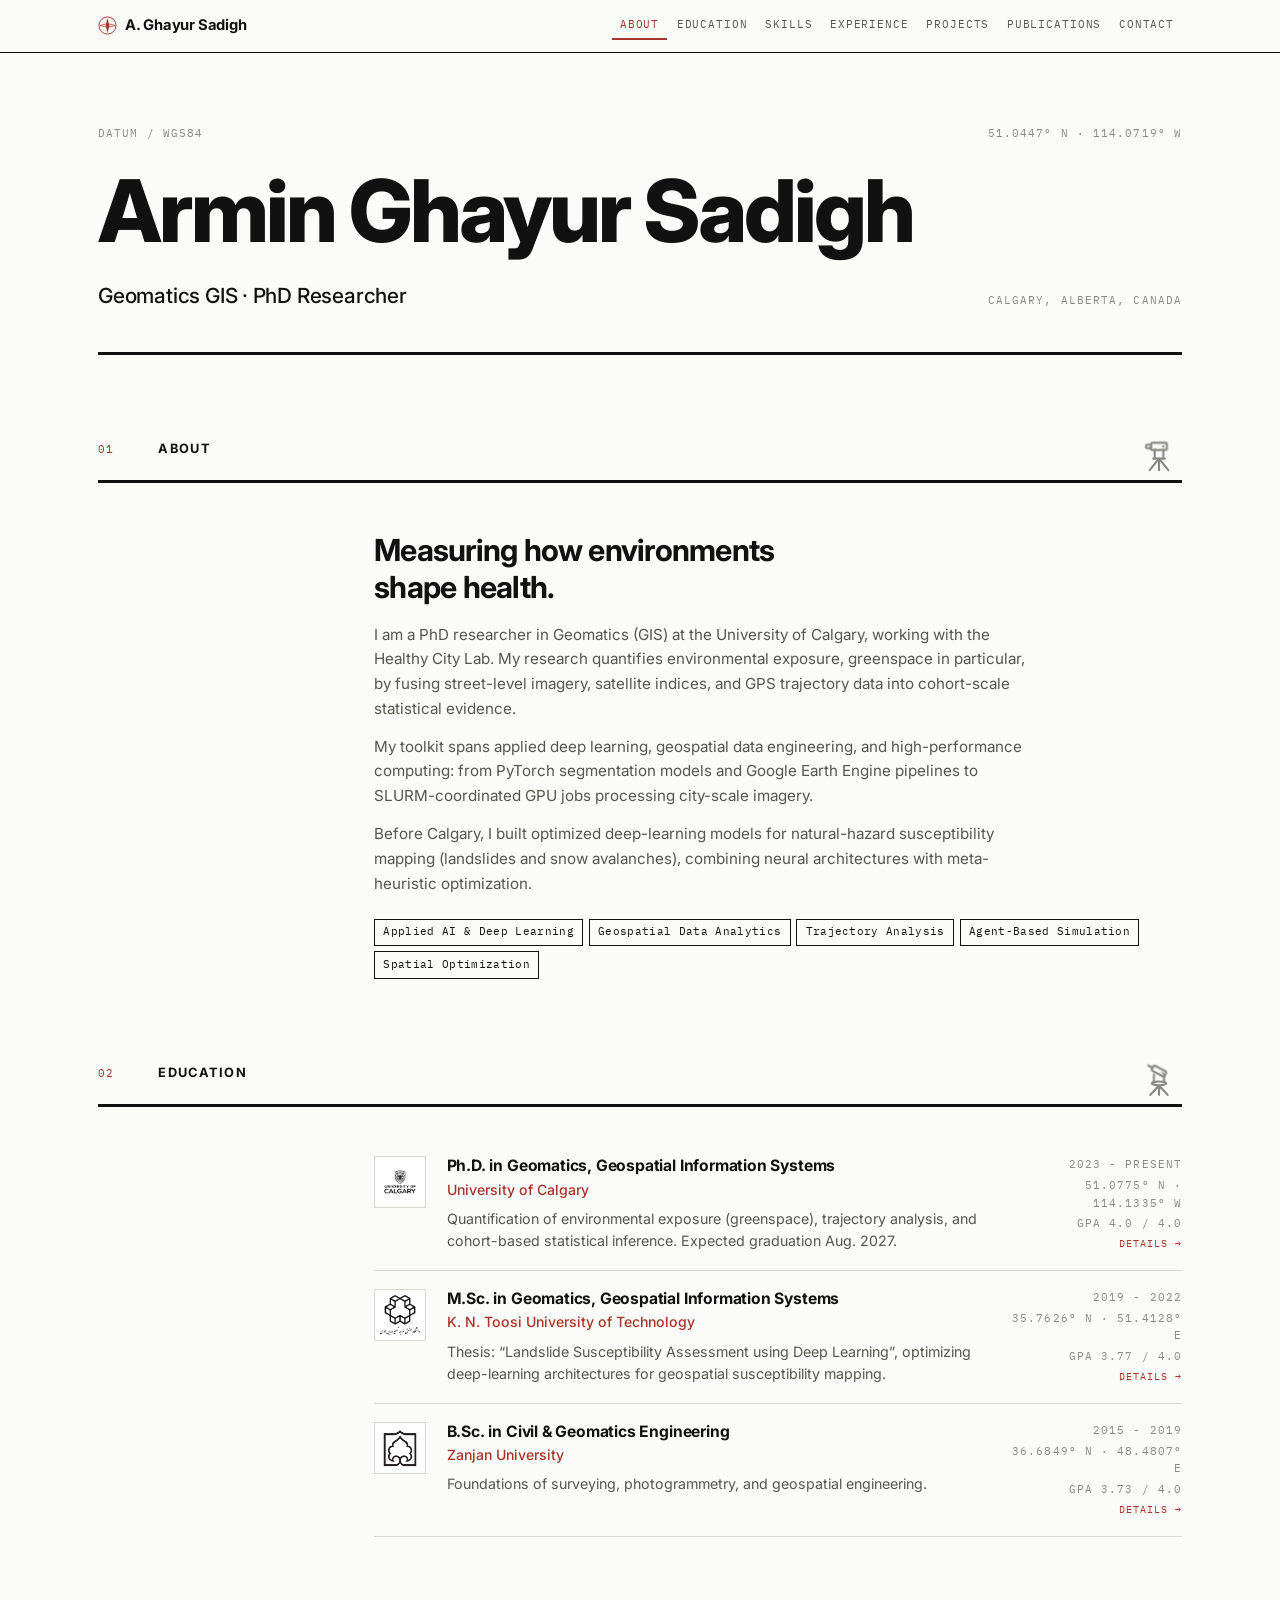
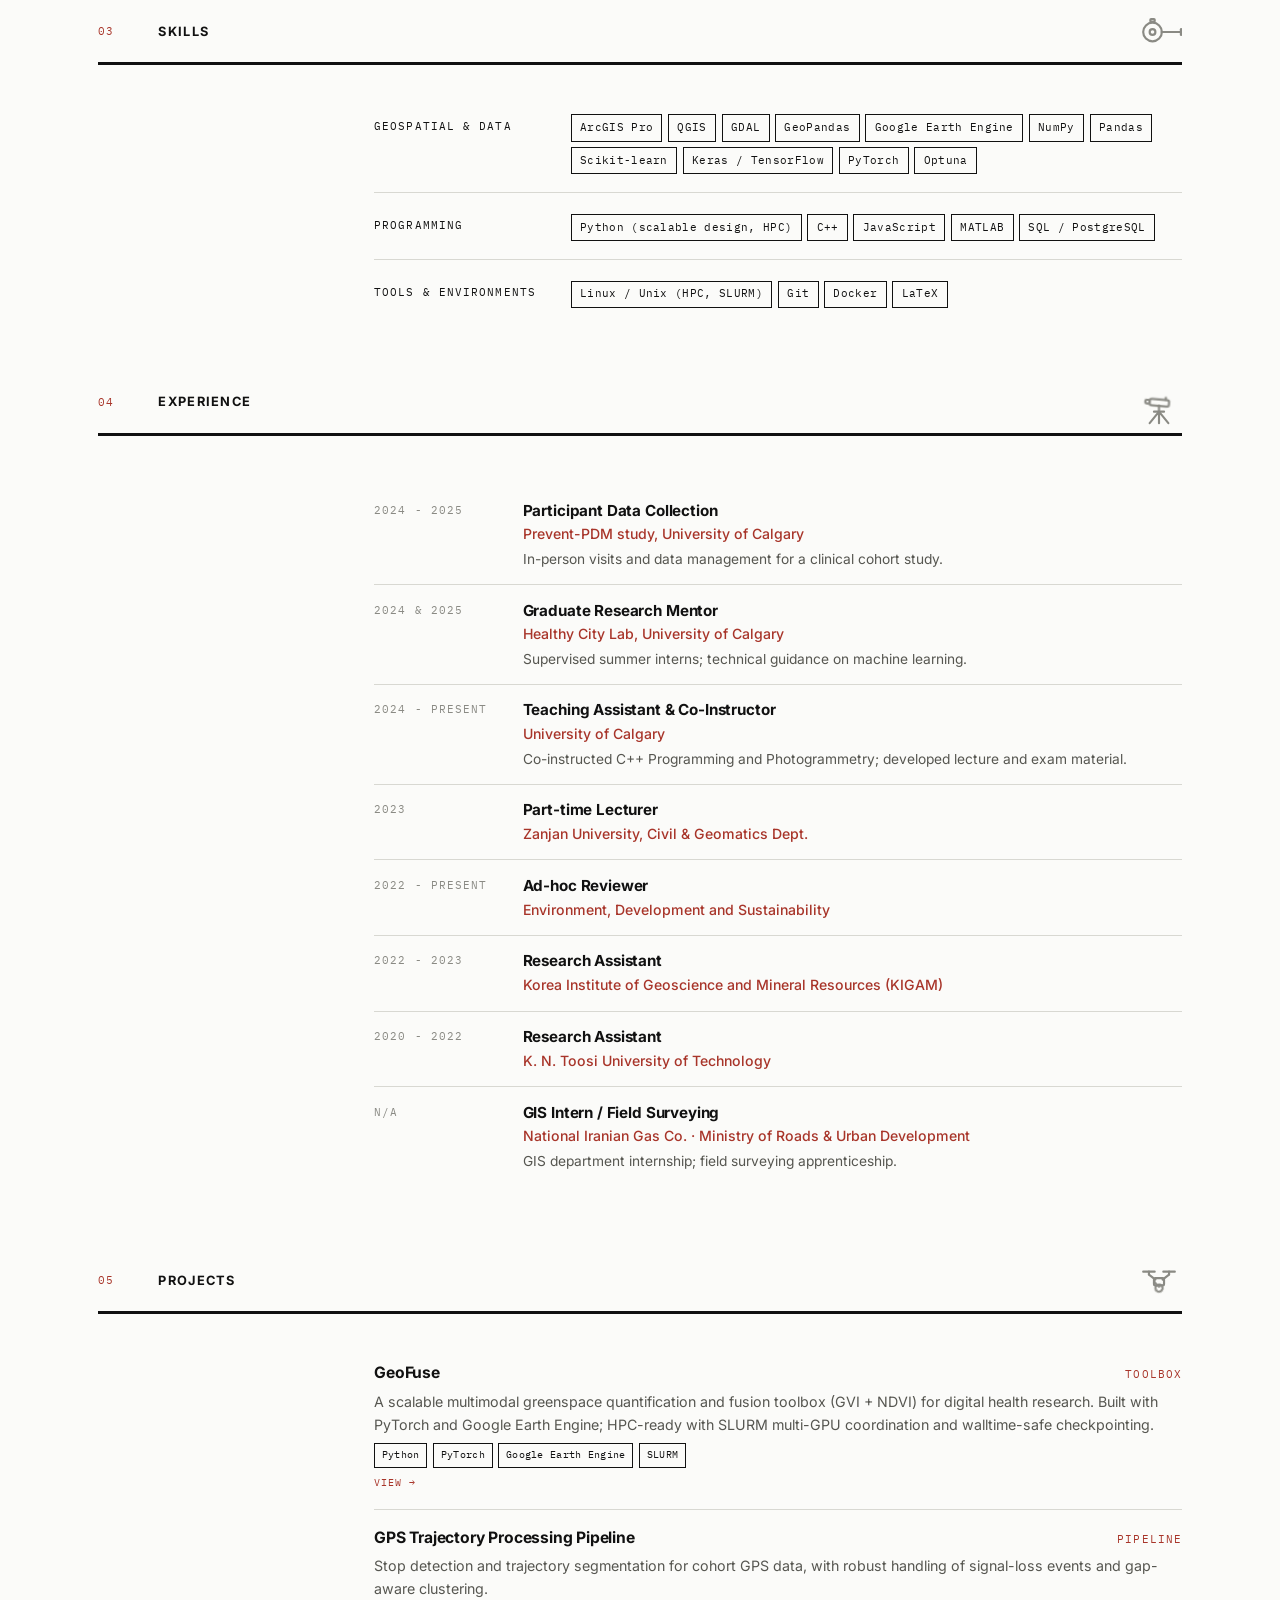
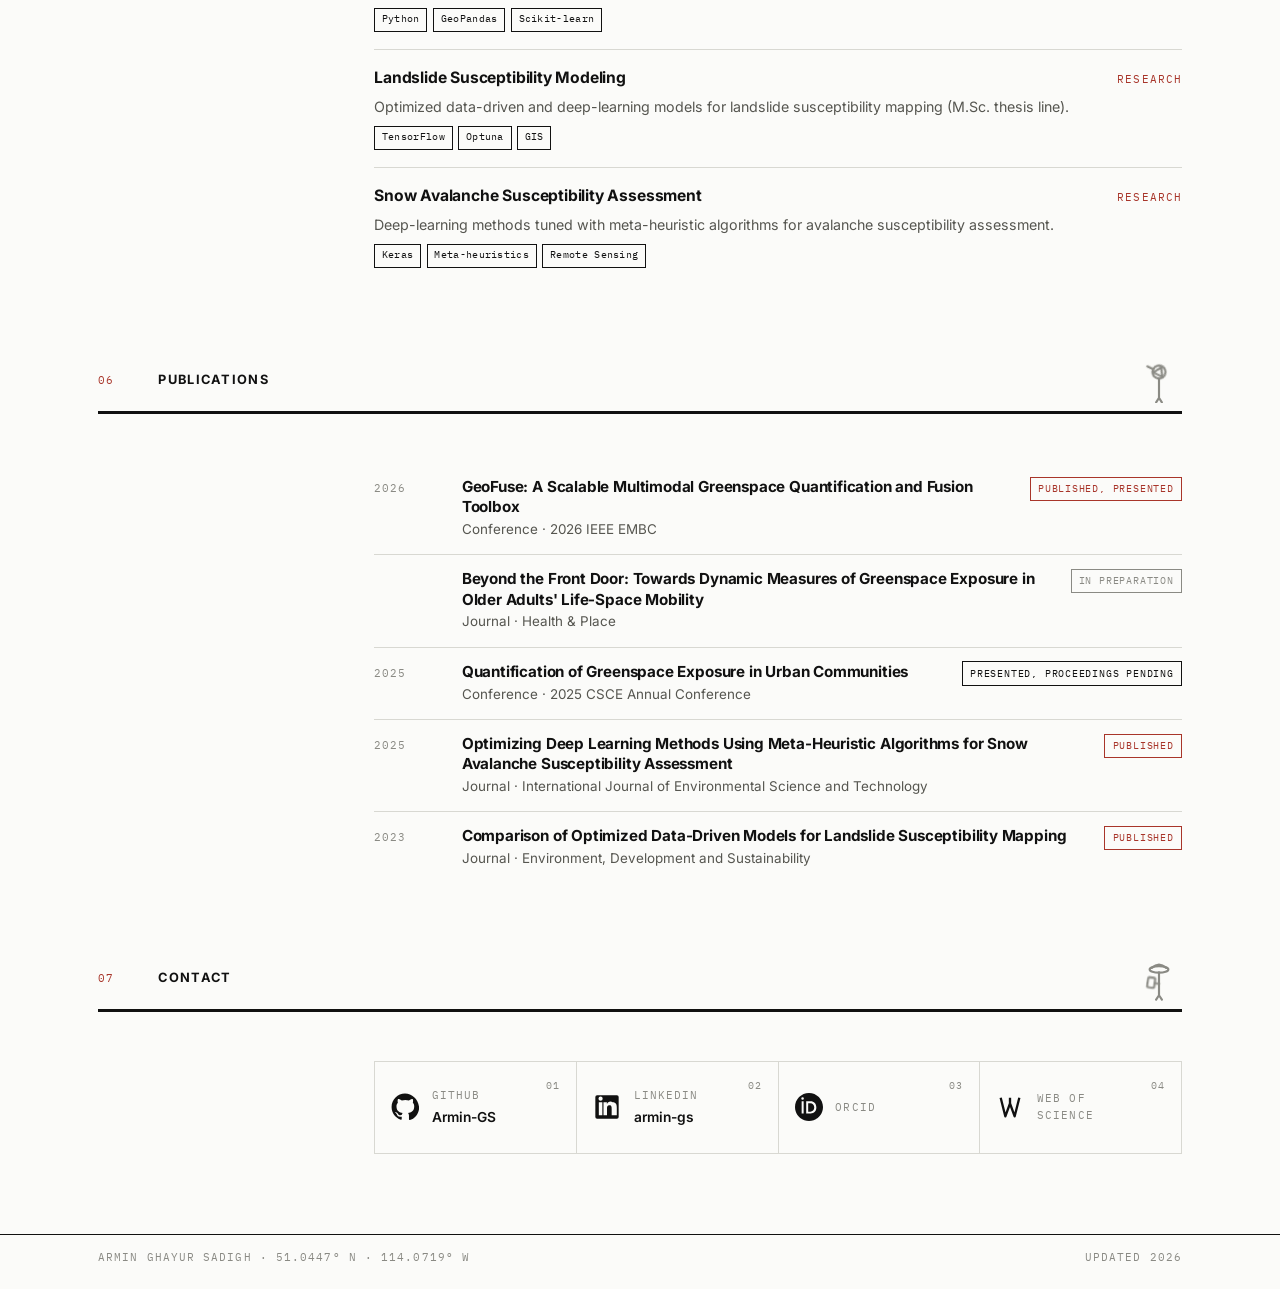
<file: index.html>
<!DOCTYPE html>
<html lang="en">
<head>
  <meta charset="UTF-8">
  <meta name="viewport" content="width=device-width, initial-scale=1.0">
  <title>Armin Ghayur Sadigh · Geomatics & GIS</title>
  <meta name="description" content="Armin Ghayur Sadigh, PhD researcher in Geomatics (GIS) at the University of Calgary. Greenspace exposure quantification, trajectory analysis, applied deep learning.">
  <link rel="preconnect" href="https://fonts.googleapis.com">
  <link rel="preconnect" href="https://fonts.gstatic.com" crossorigin>
  <link href="https://fonts.googleapis.com/css2?family=IBM+Plex+Mono:wght@400;500&family=Inter:wght@400;500;600;700;800&display=swap" rel="stylesheet">
  <link rel="stylesheet" href="css/style.css">
</head>
<body id="page-index">
  <header id="site-header"></header>

  <main>
    <section id="hero"></section>

    <section class="section" id="about">
      <div class="section-marker">
        <span class="mono-label">01</span>
        <h2>About</h2>
      </div>
      <div id="about-body"></div>
    </section>

    <section class="section" id="education">
      <div class="section-marker">
        <span class="mono-label">02</span>
        <h2>Education</h2>
      </div>
      <div id="education-body"></div>
    </section>

    <section class="section" id="skills">
      <div class="section-marker">
        <span class="mono-label">03</span>
        <h2>Skills</h2>
      </div>
      <div id="skills-body"></div>
    </section>

    <section class="section" id="experience">
      <div class="section-marker">
        <span class="mono-label">04</span>
        <h2>Experience</h2>
      </div>
      <div id="experience-body"></div>
    </section>

    <section class="section" id="projects">
      <div class="section-marker">
        <span class="mono-label">05</span>
        <h2>Projects</h2>
      </div>
      <div id="projects-body"></div>
    </section>

    <section class="section" id="publications">
      <div class="section-marker">
        <span class="mono-label">06</span>
        <h2>Publications</h2>
      </div>
      <div id="publications-body"></div>
    </section>

    <section class="section" id="contact">
      <div class="section-marker">
        <span class="mono-label">07</span>
        <h2>Contact</h2>
      </div>
      <div id="contact-body"></div>
    </section>
  </main>

  <footer id="site-footer"></footer>

  <script src="js/data.js"></script>
  <script src="js/render.js"></script>
</body>
</html>
</file>
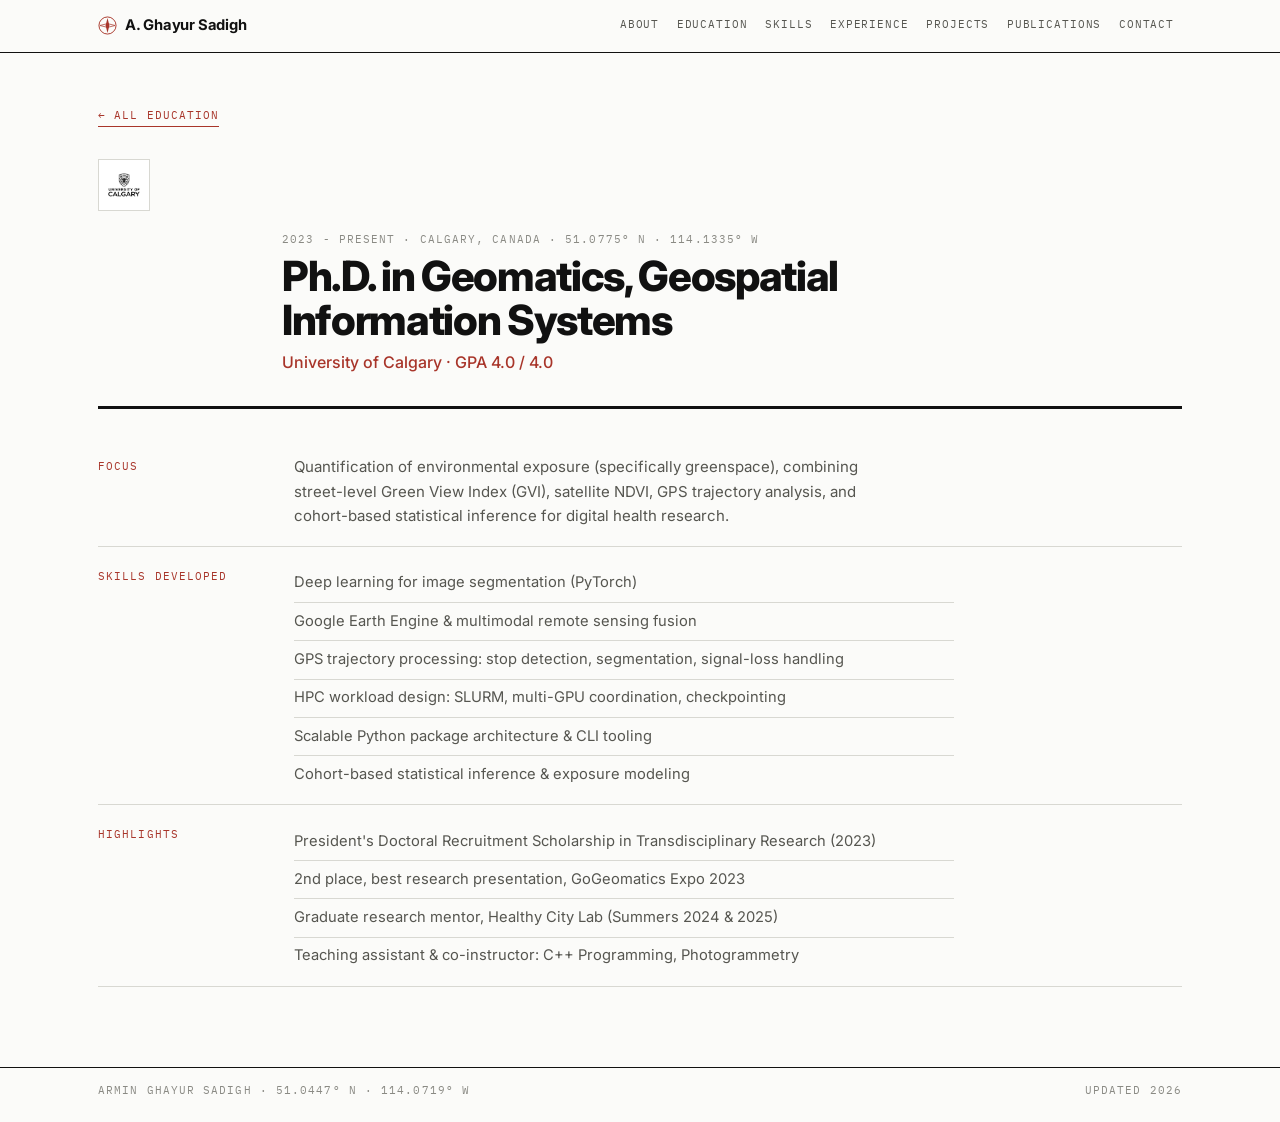
<file: education.html>
<!DOCTYPE html>
<html lang="en">
<head>
  <meta charset="UTF-8">
  <meta name="viewport" content="width=device-width, initial-scale=1.0">
  <title>Education · Armin Ghayur Sadigh</title>
  <link rel="preconnect" href="https://fonts.googleapis.com">
  <link rel="preconnect" href="https://fonts.gstatic.com" crossorigin>
  <link href="https://fonts.googleapis.com/css2?family=IBM+Plex+Mono:wght@400;500&family=Inter:wght@400;500;600;700;800&display=swap" rel="stylesheet">
  <link rel="stylesheet" href="css/style.css">
</head>
<body id="page-education">
  <header id="site-header"></header>
  <main class="detail-main">
    <div id="detail-body"></div>
  </main>
  <footer id="site-footer"></footer>
  <script src="js/data.js"></script>
  <script src="js/render.js"></script>
</body>
</html>
</file>
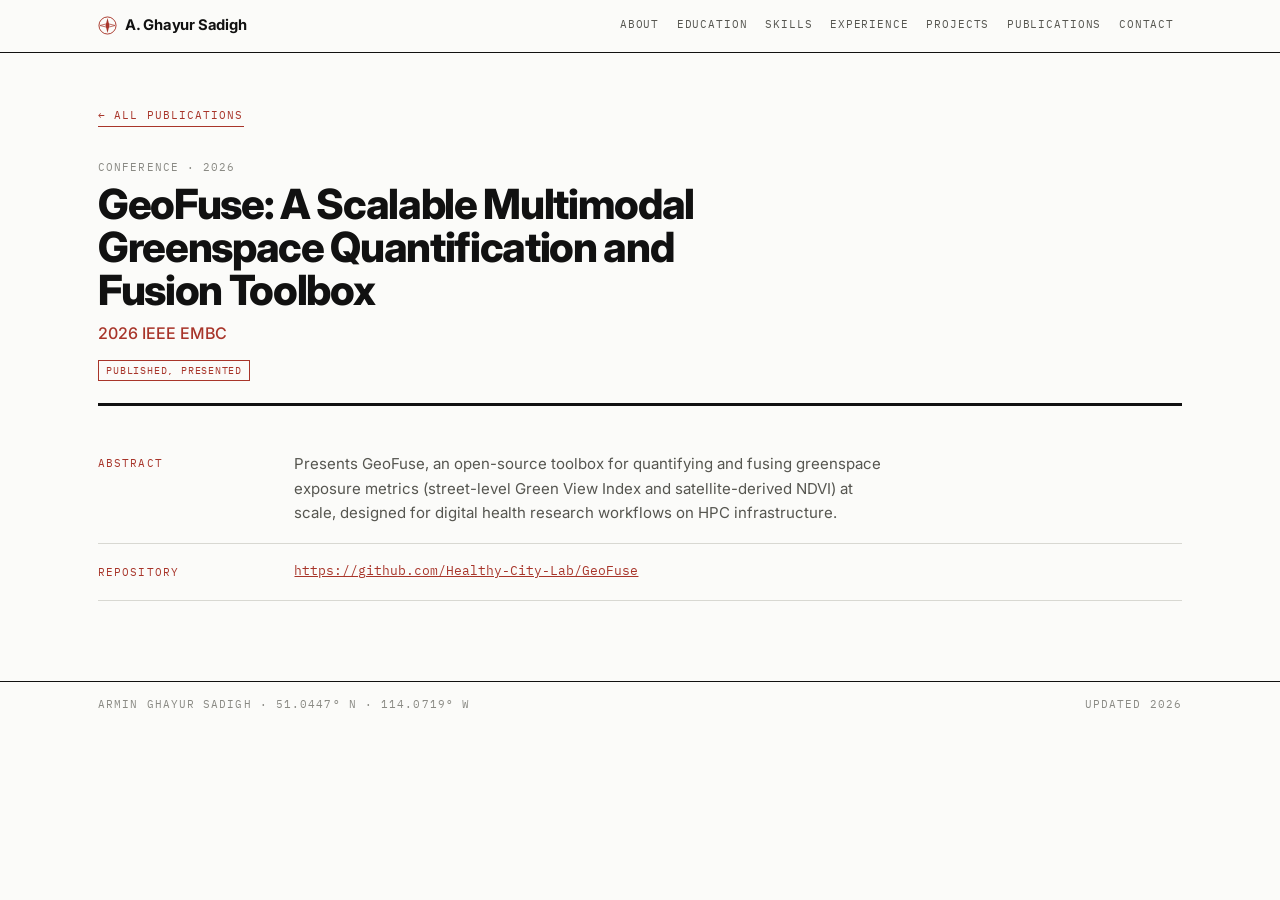
<file: publication.html>
<!DOCTYPE html>
<html lang="en">
<head>
  <meta charset="UTF-8">
  <meta name="viewport" content="width=device-width, initial-scale=1.0">
  <title>Publication · Armin Ghayur Sadigh</title>
  <link rel="preconnect" href="https://fonts.googleapis.com">
  <link rel="preconnect" href="https://fonts.gstatic.com" crossorigin>
  <link href="https://fonts.googleapis.com/css2?family=IBM+Plex+Mono:wght@400;500&family=Inter:wght@400;500;600;700;800&display=swap" rel="stylesheet">
  <link rel="stylesheet" href="css/style.css">
</head>
<body id="page-publication">
  <header id="site-header"></header>
  <main class="detail-main">
    <div id="detail-body"></div>
  </main>
  <footer id="site-footer"></footer>
  <script src="js/data.js"></script>
  <script src="js/render.js"></script>
</body>
</html>
</file>
<file: css/style.css>
/* =====================================================================
   SWISS. Design tokens.
   12-column grid, one accent, ruled hierarchy, no ornament.
   ===================================================================== */

:root {
  --paper: #fbfbf9;
  --paper-raised: #ffffff;
  --ink: #111111;
  --ink-soft: #565650;
  --ink-faint: #8a8a84;
  --accent: #a8352a;
  --accent-tint: #f6ecea;
  --rule: #d8d8d2;
  --rule-strong: #111111;

  --sans: "Inter", "Helvetica Neue", Helvetica, Arial, sans-serif;
  --mono: "IBM Plex Mono", "Courier New", monospace;

  --gap: clamp(0.9rem, 1.6vw, 1.5rem);
  --pad: clamp(1.25rem, 4vw, 3rem);
  --maxw: 1180px;
  --col: 12;
}

@view-transition { navigation: auto; }
::view-transition-old(root) { animation-duration: 0.16s; }
::view-transition-new(root) { animation-duration: 0.2s; }

@media (prefers-reduced-motion: reduce) {
  ::view-transition-old(root),
  ::view-transition-new(root) { animation: none; }
  html { scroll-behavior: auto !important; }
}

/* ===================== base ===================== */

* { box-sizing: border-box; margin: 0; padding: 0; }

html { scroll-behavior: smooth; }

body {
  background: var(--paper);
  color: var(--ink);
  font-family: var(--sans);
  font-size: 1rem;
  line-height: 1.62;
  -webkit-font-smoothing: antialiased;
  text-rendering: optimizeLegibility;
}

a { color: inherit; }

img { max-width: 100%; display: block; }

:focus-visible {
  outline: 2px solid var(--accent);
  outline-offset: 3px;
}

.mono-label {
  font-family: var(--mono);
  font-size: 0.68rem;
  letter-spacing: 0.1em;
  text-transform: uppercase;
  color: var(--ink-faint);
  font-weight: 400;
}

/* ===================== header ===================== */

#site-header {
  position: sticky;
  top: 0;
  z-index: 40;
  background: var(--paper);
  border-bottom: 1px solid var(--rule-strong);
}

.header-inner {
  max-width: var(--maxw);
  margin: 0 auto;
  padding: 0.7rem var(--pad);
  display: flex;
  align-items: center;
  justify-content: space-between;
  gap: 1rem;
  flex-wrap: wrap;
}

.wordmark {
  font-size: 0.92rem;
  font-weight: 700;
  line-height: 1;
  letter-spacing: -0.015em;
  text-decoration: none;
  display: inline-flex;
  align-items: center;
  gap: 0.5rem;
}

.compass {
  display: inline-flex;
  align-items: center;
  width: 19px;
  height: 19px;
  color: var(--accent);
}

.compass svg { width: 100%; height: 100%; }

.compass-rose {
  transform-origin: 20px 20px;
  animation: compass-spin 18s linear infinite;
}

@keyframes compass-spin { to { transform: rotate(360deg); } }

@media (prefers-reduced-motion: reduce) {
  .compass-rose { animation: none; }
}

.site-nav { display: flex; flex-wrap: wrap; gap: 0.1rem; }

.site-nav a {
  font-family: var(--mono);
  font-size: 0.68rem;
  letter-spacing: 0.08em;
  text-transform: uppercase;
  text-decoration: none;
  color: var(--ink-soft);
  padding: 0.3rem 0.5rem;
  border-bottom: 2px solid transparent;
  transition: color 0.15s, border-color 0.15s;
}

.site-nav a:hover { color: var(--ink); }

.site-nav a.is-active {
  color: var(--accent);
  border-bottom-color: var(--accent);
}

/* ===================== layout grid ===================== */

main {
  max-width: var(--maxw);
  margin: 0 auto;
  padding: 0 var(--pad) 5rem;
}

.section {
  display: grid;
  grid-template-columns: repeat(var(--col), 1fr);
  gap: var(--gap);
  padding-top: clamp(2.6rem, 6vw, 4.5rem);
}

/* section heading: number | label | rule | instrument */
.section-marker {
  grid-column: 1 / -1;
  display: grid;
  grid-template-columns: 2.5rem minmax(0, 1fr) auto;
  align-items: center;
  gap: var(--gap);
  border-bottom: 3px solid var(--rule-strong);
  padding-bottom: 0.45rem;
  margin-bottom: clamp(1.1rem, 2.4vw, 1.8rem);
}

.section-marker .mono-label { color: var(--accent); }

.section-marker h2 {
  font-size: 0.8rem;
  font-weight: 700;
  letter-spacing: 0.1em;
  text-transform: uppercase;
}

/* every section body occupies columns 4-12 */
.section > div:not(.section-marker) {
  grid-column: 4 / -1;
}

@media (max-width: 860px) {
  .section > div:not(.section-marker) { grid-column: 1 / -1; }
  .section-marker { grid-template-columns: 2rem minmax(0, 1fr) auto; }
}

/* ===================== masthead ===================== */

#hero {
  display: grid;
  grid-template-columns: repeat(var(--col), 1fr);
  gap: var(--gap);
  padding: clamp(2.5rem, 8vh, 5.5rem) 0 clamp(1.6rem, 4vw, 2.6rem);
  border-bottom: 3px solid var(--rule-strong);
}

.hero-eyebrow { grid-column: 1 / 8; }
.hero-coords { grid-column: 8 / -1; text-align: right; }

.hero-name {
  grid-column: 1 / -1;
  font-size: clamp(2.3rem, 7.4vw, 5.4rem);
  font-weight: 800;
  line-height: 0.92;
  letter-spacing: -0.035em;
  margin: 0.5rem 0 0.7rem;
}

.hero-role {
  grid-column: 1 / 9;
  font-size: clamp(1rem, 1.9vw, 1.3rem);
  font-weight: 500;
  line-height: 1.36;
  letter-spacing: -0.01em;
}

.hero-loc { grid-column: 9 / -1; text-align: right; align-self: end; }

@media (max-width: 720px) {
  .hero-eyebrow, .hero-coords, .hero-role, .hero-loc { grid-column: 1 / -1; }
  .hero-coords, .hero-loc { text-align: left; }
}

/* ===================== instrument ===================== */

.instrument {
  width: 46px;
  height: 46px;
  color: var(--ink-faint);
  flex-shrink: 0;
}

/* pan is a real azimuth rotation, so it gets a longer, eased swing;
   tilt is a quick elevation change. */
.track-pan {
  transform-style: preserve-3d;
  transition: transform 0.42s cubic-bezier(0.4, 0, 0.2, 1);
}

.track-tilt,
.track-extend { transition: transform 0.16s ease-out; }

@media (prefers-reduced-motion: reduce) {
  .track-pan, .track-tilt, .track-extend { transition: none; }
}

@media (max-width: 560px) {
  .instrument { width: 36px; height: 36px; }
}

/* ===================== about ===================== */

.section-heading {
  font-size: clamp(1.3rem, 2.8vw, 1.9rem);
  font-weight: 700;
  line-height: 1.2;
  letter-spacing: -0.025em;
  max-width: 24ch;
  margin-bottom: 1.1rem;
}

.about-text {
  max-width: 66ch;
  display: grid;
  gap: 0.85rem;
  margin-bottom: 1.4rem;
}

.about-text p { color: var(--ink-soft); font-size: 0.95rem; }

/* ===================== tags ===================== */

.tag-row {
  list-style: none;
  display: flex;
  flex-wrap: wrap;
  gap: 0.35rem;
}

.tag {
  font-family: var(--mono);
  font-size: 0.68rem;
  letter-spacing: 0.03em;
  border: 1px solid var(--ink);
  padding: 0.24rem 0.52rem;
  background: var(--paper);
}

.tag-small { font-size: 0.64rem; padding: 0.18rem 0.42rem; }

/* ===================== cards (flat in Swiss) ===================== */

.card {
  display: block;
  background: var(--paper);
  border: 0;
  padding: 0;
  text-decoration: none;
}

.card-title {
  font-size: 0.98rem;
  font-weight: 700;
  line-height: 1.28;
  letter-spacing: -0.012em;
}

.card-org {
  font-size: 0.88rem;
  font-weight: 500;
  color: var(--accent);
  margin: 0.15rem 0 0.4rem;
}

.card-summary {
  font-size: 0.89rem;
  line-height: 1.58;
  color: var(--ink-soft);
}

.card-cta {
  color: var(--accent);
  font-size: 0.64rem;
}

/* ===================== education ===================== */

#education-body { display: grid; gap: 0; }

.edu-card {
  display: grid;
  grid-template-columns: 52px minmax(0, 1fr) 11rem;
  gap: var(--gap);
  align-items: start;
  padding: 1.1rem 0;
  border-bottom: 1px solid var(--rule);
  transition: background 0.15s;
}

.edu-card:first-child { padding-top: 0; }

a.edu-card:hover { background: var(--accent-tint); }

.edu-side {
  display: grid;
  gap: 0.2rem;
  text-align: right;
  justify-items: end;
}

.logo-slot {
  width: 52px;
  height: 52px;
  border: 1px solid var(--rule);
  background: var(--paper-raised);
  display: flex;
  align-items: center;
  justify-content: center;
  overflow: hidden;
  flex-shrink: 0;
}

.logo-slot img {
  width: 100%;
  height: 100%;
  object-fit: contain;
  padding: 5px;
}

.logo-slot.is-monogram {
  font-size: 1.05rem;
  font-weight: 700;
  letter-spacing: -0.02em;
  background: var(--ink);
  color: var(--paper);
  border-color: var(--ink);
}

@media (max-width: 760px) {
  .edu-card { grid-template-columns: 44px minmax(0, 1fr); }
  .logo-slot { width: 44px; height: 44px; }
  .edu-side {
    grid-column: 1 / -1;
    grid-auto-flow: column;
    justify-content: start;
    justify-items: start;
    text-align: left;
    gap: 0.9rem;
    margin-top: 0.4rem;
  }
}

/* ===================== skills ===================== */

#skills-body { display: grid; gap: 1.3rem; }

.skill-group {
  display: grid;
  grid-template-columns: 11rem minmax(0, 1fr);
  gap: var(--gap);
  align-items: start;
  padding-bottom: 1.1rem;
  border-bottom: 1px solid var(--rule);
}

.skill-group:last-child { border-bottom: 0; padding-bottom: 0; }

.skill-group-name { color: var(--ink); padding-top: 0.2rem; }

@media (max-width: 620px) {
  .skill-group { grid-template-columns: 1fr; gap: 0.5rem; }
}

/* ===================== experience ===================== */

.exp-list { list-style: none; }

.exp-row {
  display: grid;
  grid-template-columns: 8rem minmax(0, 1fr);
  gap: var(--gap);
  padding: 0.85rem 0;
  border-bottom: 1px solid var(--rule);
}

.exp-row:last-child { border-bottom: 0; }

.exp-period { padding-top: 0.18rem; }

.exp-role { font-size: 0.95rem; font-weight: 700; letter-spacing: -0.01em; }

.exp-org { font-size: 0.88rem; font-weight: 500; color: var(--accent); }

.exp-note { font-size: 0.86rem; color: var(--ink-soft); margin-top: 0.12rem; }

@media (max-width: 620px) {
  .exp-row { grid-template-columns: 1fr; gap: 0.15rem; }
}

/* ===================== projects ===================== */

#projects-body { display: grid; gap: 0; }

.proj-card {
  display: grid;
  gap: 0.45rem;
  padding: 1.1rem 0;
  border-bottom: 1px solid var(--rule);
  transition: background 0.15s;
}

.proj-card:first-child { padding-top: 0; }
.proj-card:last-child { border-bottom: 0; }

a.proj-card:hover { background: var(--accent-tint); }

.proj-head {
  display: flex;
  justify-content: space-between;
  align-items: baseline;
  gap: 0.7rem;
}

.proj-type {
  color: var(--accent);
  white-space: nowrap;
}

/* ===================== publications ===================== */

.pub-list { list-style: none; }

.pub-row {
  display: grid;
  grid-template-columns: 4.2rem minmax(0, 1fr) auto;
  gap: var(--gap);
  align-items: baseline;
  padding: 0.85rem 0;
  border-bottom: 1px solid var(--rule);
  text-decoration: none;
  transition: background 0.15s;
}

.pub-row:hover { background: var(--accent-tint); }

.pub-list li:last-child .pub-row { border-bottom: 0; }

.pub-title {
  font-size: 0.95rem;
  font-weight: 700;
  line-height: 1.34;
  letter-spacing: -0.012em;
}

.pub-venue { font-size: 0.84rem; color: var(--ink-soft); margin-top: 0.1rem; }

.status {
  font-family: var(--mono);
  font-size: 0.62rem;
  letter-spacing: 0.08em;
  text-transform: uppercase;
  padding: 0.2rem 0.45rem;
  border: 1px solid currentColor;
  white-space: nowrap;
}

.is-published { color: var(--accent); }
.is-review { color: var(--ink-soft); }
.is-presented { color: var(--ink); }
.is-prep { color: var(--ink-faint); }

@media (max-width: 680px) {
  .pub-row { grid-template-columns: 1fr; gap: 0.35rem; }
  .pub-year { order: -1; }
  .status { justify-self: start; }
}

/* ===================== contacts ===================== */

.contact-grid {
  list-style: none;
  display: grid;
  grid-template-columns: repeat(auto-fit, minmax(180px, 1fr));
  gap: 0;
  border-top: 1px solid var(--rule);
  border-left: 1px solid var(--rule);
}

.contact-grid > li { display: grid; }

.contact-card {
  display: grid;
  grid-template-columns: auto minmax(0, 1fr) auto;
  align-items: center;
  gap: 0.8rem;
  min-height: 92px;
  height: 100%;
  padding: 1rem;
  border-right: 1px solid var(--rule);
  border-bottom: 1px solid var(--rule);
  transition: background 0.15s;
}

.contact-card:hover { background: var(--accent-tint); }

.contact-mark {
  display: inline-flex;
  width: 28px;
  height: 28px;
  color: var(--ink);
}

.contact-mark svg { width: 100%; height: 100%; }

.contact-card:hover .contact-mark { color: var(--accent); }

.contact-meta { display: grid; gap: 0.08rem; min-width: 0; }

.contact-value { font-size: 0.86rem; font-weight: 600; word-break: break-all; }

.contact-index { align-self: start; color: var(--ink-faint); font-size: 0.62rem; }

/* ===================== detail pages ===================== */

.detail-main {
  max-width: var(--maxw);
  margin: 0 auto;
  padding: clamp(1.8rem, 5vw, 3rem) var(--pad) 5rem;
}

.back-link {
  display: inline-block;
  text-decoration: none;
  color: var(--accent);
  border-bottom: 1px solid var(--accent);
  padding-bottom: 0.1rem;
  margin-bottom: 2rem;
}

.detail-head {
  display: grid;
  grid-template-columns: repeat(var(--col), 1fr);
  gap: var(--gap);
  align-items: start;
  border-bottom: 3px solid var(--rule-strong);
  padding-bottom: 1.3rem;
  margin-bottom: 1.8rem;
}

.detail-head .logo-slot { grid-column: 1 / 2; }
.detail-head > div { grid-column: 3 / -1; }
.detail-head > div:first-child { grid-column: 1 / -1; }
.detail-head .logo-slot + div { grid-column: 3 / -1; }

.detail-title {
  font-size: clamp(1.5rem, 4vw, 2.6rem);
  font-weight: 800;
  line-height: 1.04;
  letter-spacing: -0.032em;
  margin: 0.4rem 0 0.5rem;
  max-width: 24ch;
}

.detail-sub {
  font-size: 1rem;
  font-weight: 500;
  color: var(--accent);
  margin-bottom: 0.6rem;
}

.detail-section {
  display: grid;
  grid-template-columns: 11rem minmax(0, 1fr);
  gap: var(--gap);
  align-items: start;
  padding: 1.1rem 0;
  border-bottom: 1px solid var(--rule);
}

.detail-label { color: var(--accent); padding-top: 0.18rem; }

.detail-text { font-size: 0.94rem; color: var(--ink-soft); max-width: 66ch; }

.rule-list { list-style: none; max-width: 66ch; }

.rule-list li {
  font-size: 0.92rem;
  padding: 0.42rem 0;
  border-bottom: 1px solid var(--rule);
  color: var(--ink-soft);
}

.rule-list li:last-child { border-bottom: 0; padding-bottom: 0; }

.detail-link {
  font-family: var(--mono);
  font-size: 0.8rem;
  color: var(--accent);
  word-break: break-all;
}

@media (max-width: 760px) {
  .detail-head > div,
  .detail-head .logo-slot + div { grid-column: 1 / -1; }
  .detail-section { grid-template-columns: 1fr; gap: 0.5rem; }
}

/* ===================== footer ===================== */

#site-footer {
  border-top: 1px solid var(--rule-strong);
  background: var(--paper);
}

.footer-inner {
  max-width: var(--maxw);
  margin: 0 auto;
  padding: 0.9rem var(--pad) 1.4rem;
  display: flex;
  justify-content: space-between;
  gap: 1rem;
  flex-wrap: wrap;
}

/* ===================== reveal ===================== */

.will-reveal {
  opacity: 0;
  transform: translateY(8px);
  transition: opacity 0.4s ease, transform 0.4s ease;
}

.is-revealed { opacity: 1; transform: translateY(0); }

@media (prefers-reduced-motion: reduce) {
  .will-reveal { opacity: 1; transform: none; transition: none; }
}
</file>
